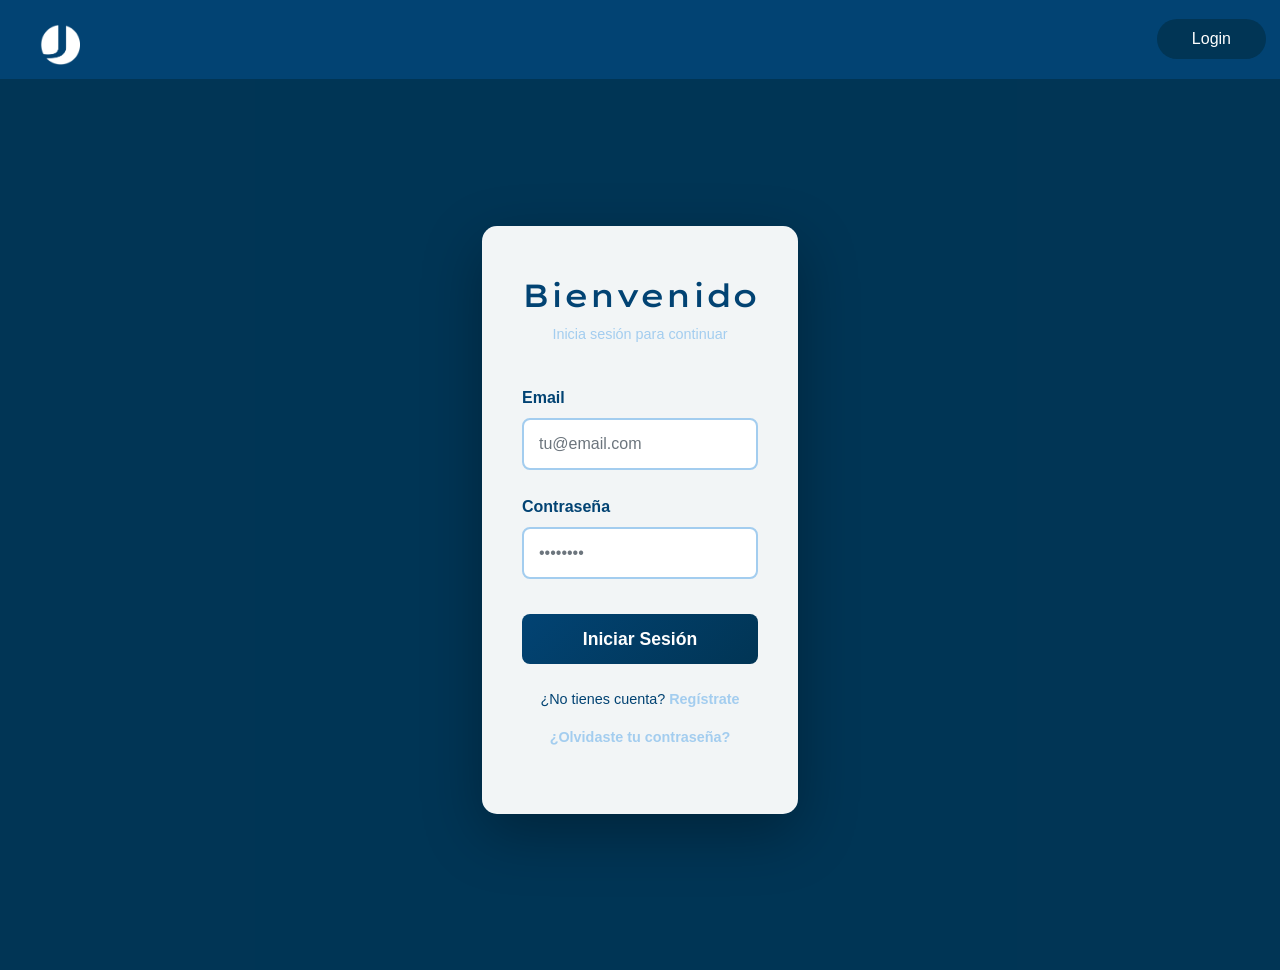
<file: login.html>
<!DOCTYPE html>
<html lang="es">

<head>
    <meta charset="UTF-8">
    <meta name="viewport" content="width=device-width, initial-scale=1.0">
    <title>Login - James.cl</title>

    <!--CSS -->
    <link href="https://fonts.googleapis.com/css?family=Lexend+Giga&display=swap" rel="stylesheet">
    <link rel="stylesheet" href="https://stackpath.bootstrapcdn.com/bootstrap/4.1.3/css/bootstrap.min.css"
        integrity="sha384-MCw98/SFnGE8fJT3GXwEOngsV7Zt27NXFoaoApmYm81iuXoPkFOJwJ8ERdknLPMO" crossorigin="anonymous">

    <link href="assets/css/style.css?v=20260308c" rel="stylesheet" type="text/css">

    <style>
        .login-container {
            display: flex;
            flex-direction: column;
            align-items: center;
            justify-content: center;
            min-height: 80vh;
            padding: 40px 20px;
        }

        .login-box {
            background: rgba(255, 255, 255, 0.95);
            border-radius: 15px;
            box-shadow: 0 20px 60px rgba(0, 0, 0, 0.3);
            padding: 50px 40px;
            width: 100%;
            max-width: 450px;
        }

        .login-title {
            font-family: 'Lexend Giga', sans-serif;
            color: #024373;
            font-size: 2em;
            text-align: center;
            margin-bottom: 10px;
        }

        .login-subtitle {
            color: #A3CDEF;
            text-align: center;
            margin-bottom: 40px;
            font-size: 0.9em;
        }

        .form-group {
            margin-bottom: 25px;
        }

        .form-group label {
            color: #024373;
            font-weight: 600;
            margin-bottom: 8px;
            display: block;
        }

        .form-control {
            border: 2px solid #A3CDEF;
            border-radius: 8px;
            padding: 12px 15px;
            font-size: 1em;
            transition: all 0.3s ease;
        }

        .form-control:focus {
            border-color: #024373;
            box-shadow: 0 0 0 0.2rem rgba(133, 221, 208, 0.25);
            outline: none;
        }

        .btn-login {
            background: linear-gradient(135deg, #024373 0%, #013555 100%);
            color: #fefefe;
            border: none;
            border-radius: 8px;
            padding: 12px 30px;
            font-size: 1.1em;
            font-weight: 600;
            width: 100%;
            cursor: pointer;
            transition: all 0.3s ease;
            margin-top: 10px;
        }

        .btn-login:hover {
            background: linear-gradient(135deg, #013555 0%, #024373 100%);
            transform: translateY(-2px);
            box-shadow: 0 5px 15px rgba(4, 65, 110, 0.4);
        }

        .btn-login:active {
            transform: translateY(0);
        }

        .login-footer {
            text-align: center;
            margin-top: 25px;
            color: #024373;
            font-size: 0.9em;
        }

        .login-footer a {
            color: #A3CDEF;
            text-decoration: none;
            font-weight: 600;
        }

        .login-footer a:hover {
            text-decoration: underline;
        }

        .supertokens-container {
            margin-top: 20px;
            padding: 20px;
            background: #f8f9fa;
            border-radius: 8px;
            border: 2px dashed #A3CDEF;
            text-align: center;
            color: #024373;
        }

        @media (max-width: 768px) {
            .login-box {
                padding: 40px 30px;
            }

            .login-title {
                font-size: 1.5em;
            }
        }
    </style>

    <!-- Global site tag (gtag.js) - Google Analytics -->
    <script async src="https://www.googletagmanager.com/gtag/js?id=UA-115455553-1"></script>
    <script>
        window.dataLayer = window.dataLayer || [];
        function gtag() { dataLayer.push(arguments); }
        gtag('js', new Date());
        gtag('config', 'UA-115455553-1');
    </script>

</head>

<body>

    <nav id="navbar">
        <div class="logo"><a href="index.html"><img src="logo_white.png" class="logo-icon" /></a></div>
        <div class="menu-toggle" id="mobile-menu">
            <span class="bar"></span>
            <span class="bar"></span>
            <span class="bar"></span>
        </div>
        <ul class="nav-section nav-list">
            <li class="link login-btn"><a href="login.html">Login</a></li>
        </ul>
    </nav>

    <main id="app">
        <section id="login">
            <div class="login-container">
                <div class="login-box">
                    <h1 class="login-title">Bienvenido</h1>
                    <p class="login-subtitle">Inicia sesión para continuar</p>

                    <form id="login-form">
                        <div class="form-group">
                            <label for="email">Email</label>
                            <input type="email" class="form-control" id="email" placeholder="tu@email.com" required>
                        </div>

                        <div class="form-group">
                            <label for="password">Contraseña</label>
                            <input type="password" class="form-control" id="password" placeholder="••••••••" required>
                        </div>

                        <button type="submit" class="btn-login">Iniciar Sesión</button>
                    </form>

                    <div class="login-footer">
                        <p>¿No tienes cuenta? <a href="#">Regístrate</a></p>
                        <p><a href="#">¿Olvidaste tu contraseña?</a></p>
                    </div>

                    <!-- <div class="supertokens-container">
                        <p><strong>🔧 Zona de integración SuperTokens</strong></p>
                        <p style="font-size: 0.85em; margin-top: 10px;">
                            Este espacio está preparado para integrar SuperTokens.<br>
                            Configura tu autenticación aquí.
                        </p>
                    </div> -->
                </div>
            </div>
        </section>
    </main>

    <!--JS Functions -->
    <script>
        document.getElementById('mobile-menu').addEventListener('click', function() {
            document.querySelector('.nav-list').classList.toggle('active');
        });

        // Placeholder para el formulario de login
        document.getElementById('login-form').addEventListener('submit', function(e) {
            e.preventDefault();
            alert('Formulario de login listo para integrar con SuperTokens');
        });
    </script>

</body>

</html>
</file>
<file: assets/css/style.css>
html,
body {
  width: 100%;
  padding: 0px;
  margin: 0px;
  background-attachment: fixed;
  background-color: #013555;
  background-image: url('https://images.unsplash.com/photo-1555881675-ac4f1a0d3d0e?q=80&w=2000');
  background-size: cover;
  background-position: center;
  background-repeat: no-repeat;
  position: relative;
  color: #fefefe;
}

html::before,
body::before {
  content: '';
  position: fixed;
  top: 0;
  left: 0;
  width: 100%;
  height: 100%;
  background: rgba(1, 53, 85, 0.75);
  backdrop-filter: blur(3px);
  -webkit-backdrop-filter: blur(3px);
  z-index: -1;
  animation: color-overlay 30s infinite;
}

@keyframes color-overlay {
  0% {
    background: rgba(1, 53, 85, 0.75);
  }

  33% {
    background: rgba(2, 67, 115, 0.75);
  }

  67% {
    background: rgba(1, 53, 85, 0.75);
  }
}

#projector {
  position: absolute;
  top: 0px;
  left: 0px;
  width: 100%;
  height: 100%;
}







main {
  position: relative;
  width: 100%;
  min-height: 100vh;
  z-index: 1;
  padding-top: 70px;
  background-color: rgba(1, 53, 85,0.85);
}

section {
  display: flex;
  align-items: center;
  justify-content: center;
  flex-direction: column;
  min-height: 100vh;
  padding: 40px;
  position: relative;
  z-index: 1;
}

section#blog {
  align-items: flex-start;
  justify-content: flex-start;
  padding-top: 100px;
}

ul {
  display: flex;
  justify-content: space-around;
  list-style: none;
  padding: 0;
  margin: 0;
}

.link {
  cursor: pointer;
}







nav {
  display: flex;
  position: fixed;
  top: 0;
  left: 0;
  right: 0;
  justify-content: space-between;
  align-items: center;
  padding: 14px;
  padding-left: 40px;
  z-index: 10000;
  color: #fefefe;
  background-color: #024373;
}

.logo {
  font-size: 1.5em;
  color: #ffffff;
}

.nav-list {
  list-style: none;
  display: flex;
  margin: 0;
  padding: 0;
  background-color: #013555;
  border-radius: 20px;
  padding-top: 8px;
  padding-bottom: 8px;
}

.nav-list li {
  margin-left: 20px;
  margin-right: 20px;
}

.nav-list li a {
  text-decoration: none;
  color: #fefefe;
  font-size: 1em;
}

.login-btn a {
  color: #013555;
  text-decoration: none;
}

.login-btn:hover a {
  color: #2da975;
}

.menu-toggle {
  display: none;
  flex-direction: column;
  cursor: pointer;
}

.menu-toggle .bar {
  width: 25px;
  height: 3px;
  background-color: #ffffff;
  margin: 3px 0;
}

@media (max-width: 768px) {
  .nav-list {
    display: none;
    flex-direction: column;
    width: 100%;
    background-color: #083b5dcc;
    position: absolute;
    top: 90px;
    left: 0;
    border-radius: 20px;
  }

  .nav-list li {
    margin: 10px 0;
    text-align: center;
  }

  .menu-toggle {
    display: flex;
  }
}

.nav-list.active {
  display: flex;
}

.logo a {
  display: inline-block;
  line-height: 0;
}

.logo-icon {
  width: 40px;
  margin-top: 10px;
  cursor: pointer;
  transition: transform 0.3s ease;
}

.logo-icon:hover {
  transform: scale(1.1);
}



.rrss-logo {
  max-width: 49px;
}

.linkedin {
  max-width: 55px;
}

.email {
  max-width: 34px;
}

.title {
  font-family: 'Lexend Giga', sans-serif;
  color: #fefefe;
  font-size: 3em;
  padding-top: 30px;
}

.dot {
  color: #A3CDEF;
}

.sub-title {
  font-family: 'Lexend Giga', sans-serif;
  color: #A3CDEF;
  font-size: 0.7em;
  padding-top: 20px;
  text-align: center;

}

.sub-title>a {
  padding-left: 5px;
  padding-right: 5px;
}

.login-btn {
  padding-left: 15px;
  padding-right: 15px;
  border-radius: 10px;
  color: #013555;
}

.login-btn:hover {
  padding-left: 15px;
  padding-right: 15px;
  border-radius: 10px;
  color: #0aac53;
}


.blog-list {
  display: flex;
  flex-direction: row;
  flex-wrap: wrap;
  align-content: flex-start;
  justify-content: space-evenly;
  align-items: baseline;
  height: 100%;
  max-width: 1200px;
}



.card>.card-body {
  color: #024373;
}

.card {
  margin: 15px;
  color: #024373;
}



.section-title {
  width: 100%;
  padding-top: 120px;
  margin-bottom: 40px;
  color: #024373;
}


.no-back {
  background-color: #ffffff00 !important;
}

#avatar {
  background-image: url('../../avatar_color.png');
  width: 200px;
  height: 200px;
  background-size: cover;
  background-position: center center;
  border-radius: 50%;
  margin: auto;
  outline: 1.5rem solid #A3CDEF;
  outline-offset: 8px;
}

.about-section {
  display: flex;
  flex-direction: column;
  justify-content: center;
  flex-wrap: nowrap;
  align-content: center;
  align-items: center;
}

.read-on-medium{
  color: #007bff;
  text-decoration: none;
  background-color: #007bff;
  -webkit-text-decoration-skip: objects;
  color: #fefefe;
  font-size: 12px;
  border-radius: 20px;
  padding: 7px 15px 7px 15px;
}

.read-on-medium:hover{
  color: #007bff;
  text-decoration: none;
  background-color: #da8315;
  -webkit-text-decoration-skip: objects;
  color: #fefefe;
  font-size: 12px;
  border-radius: 20px;
  padding: 7px 15px 7px 15px;
  cursor: pointer;
}


#footer{
  height: 20px;
  background-color: #0c6cae;
}


/* Terminal Hello World Styles */
.hello-world-container {
  display: flex;
  flex-direction: column;
  align-items: center;
  justify-content: center;
  min-height: 80vh;
  gap: 40px;
  width: 100%;
}

.terminal-window {
  background: #1e1e1e;
  border-radius: 8px;
  box-shadow: 0 20px 60px rgba(0, 0, 0, 0.5);
  width: 800px;
  max-width: 95%;
  overflow: hidden;
  font-family: 'Courier New', monospace;
}

.terminal-header {
  background: #323232;
  padding: 12px 15px;
  display: flex;
  align-items: center;
  gap: 8px;
  border-bottom: 1px solid #444;
}

.terminal-button {
  width: 12px;
  height: 12px;
  border-radius: 50%;
  display: inline-block;
}

.terminal-button.close {
  background: #ff5f56;
}

.terminal-button.minimize {
  background: #ffbd2e;
}

.terminal-button.maximize {
  background: #27c93f;
}

.terminal-title {
  margin-left: auto;
  color: #999;
  font-size: 0.85em;
}

.terminal-body {
  padding: 25px;
  background: #1e1e1e;
  color: #A3CDEF;
  font-size: 1.3em;
  line-height: 1.8;
  min-height: 350px;
  max-height: 500px;
  overflow-y: auto;
  cursor: text;
}

.terminal-line {
  display: flex;
  gap: 10px;
  margin-bottom: 10px;
  align-items: center;
}

.input-line {
  position: relative;
}

.prompt {
  color: #A3CDEF;
  font-weight: bold;
  flex-shrink: 0;
}

.command {
  color: #fefefe;
}

.terminal-output {
  color: #A3CDEF;
  margin-left: 30px;
  margin-bottom: 15px;
  font-size: 1em;
}

.terminal-error {
  color: #ff5f56;
}

.terminal-input {
  background: transparent;
  border: none;
  outline: none;
  color: #fefefe;
  font-family: 'Courier New', monospace;
  font-size: 1em;
  flex: 1;
  caret-color: #A3CDEF;
  width: 100%;
  padding: 0;
  margin: 0;
}

.terminal-input::selection {
  background: #A3CDEF;
  color: #1e1e1e;
}

.cursor {
  color: #A3CDEF;
  animation: blink 1s infinite;
}

.cursor-inline {
  color: #A3CDEF;
  animation: blink 1s infinite;
  margin-left: 2px;
}

@keyframes blink {
  0%, 50% {
    opacity: 1;
  }
  51%, 100% {
    opacity: 0;
  }
}

.typing-animation {
  overflow: hidden;
  border-right: 2px solid #A3CDEF;
  white-space: nowrap;
  animation: typing 2s steps(20) 0.5s forwards, blink-border 0.75s step-end infinite;
  width: 0;
}

@keyframes typing {
  from {
    width: 0;
  }
  to {
    width: 100%;
    border-right: none;
  }
}

@keyframes blink-border {
  50% {
    border-color: transparent;
  }
}

.fade-in-output {
  opacity: 0;
  animation: fadeIn 0.5s ease-in 2.5s forwards;
}

@keyframes fadeIn {
  from {
    opacity: 0;
  }
  to {
    opacity: 1;
  }
}

.social-links {
  display: flex;
  gap: 30px;
  align-items: center;
  justify-content: center;
}

.social-links a {
  transition: transform 0.3s ease, opacity 0.3s ease;
  opacity: 0.8;
}

.social-links a:hover {
  transform: translateY(-5px);
  opacity: 1;
}

.social-links .rrss-logo {
  width: 50px;
  height: 50px;
  filter: brightness(0) invert(1);
}

@media (max-width: 768px) {
  .terminal-window {
    width: 95%;
  }
  
  .terminal-body {
    font-size: 1em;
    padding: 15px;
    min-height: 300px;
  }
  
  .social-links {
    gap: 20px;
  }
  
  .social-links .rrss-logo {
    width: 40px;
    height: 40px;
  }
}


/* Blog Styles */
.blog-container {
  max-width: 1400px;
  width: 100%;
  padding: 20px 40px 60px 40px;
  margin: 0 auto;
}

.blog-main-title {
  font-family: 'Lexend Giga', sans-serif;
  color: #fefefe;
  font-size: 3em;
  text-align: center;
  margin-bottom: 10px;
}

.blog-subtitle {
  color: #A3CDEF;
  text-align: center;
  font-size: 1.1em;
  margin-bottom: 50px;
}

.category-filters {
  display: flex;
  justify-content: center;
  gap: 15px;
  flex-wrap: wrap;
  margin-bottom: 50px;
}

.category-btn {
  background: rgba(255, 255, 255, 0.1);
  border: 2px solid #A3CDEF;
  color: #fefefe;
  padding: 10px 25px;
  border-radius: 25px;
  font-size: 0.95em;
  cursor: pointer;
  transition: all 0.3s ease;
  backdrop-filter: blur(10px);
}

.category-btn:hover {
  background: rgba(133, 221, 208, 0.2);
  transform: translateY(-2px);
}

.category-btn.active {
  background: #A3CDEF;
  color: #024373;
  font-weight: 600;
}

.blog-grid {
  display: grid;
  grid-template-columns: repeat(auto-fill, minmax(350px, 1fr));
  gap: 30px;
}

.blog-card {
  background: rgba(255, 255, 255, 0.95);
  border-radius: 15px;
  overflow: hidden;
  box-shadow: 0 10px 30px rgba(0, 0, 0, 0.3);
  transition: all 0.3s ease;
  display: flex;
  flex-direction: column;
  opacity: 1;
  transform: translateY(0);
}

.blog-card:hover {
  transform: translateY(-5px);
  box-shadow: 0 15px 40px rgba(0, 0, 0, 0.4);
}

.blog-card-header {
  padding: 20px;
  background: linear-gradient(135deg, #024373 0%, #013555 100%);
}

.blog-card-header.enterprise-architecture {
  background: linear-gradient(135deg, #667eea 0%, #764ba2 100%);
}

.blog-card-header.software-engineering {
  background: linear-gradient(135deg, #f093fb 0%, #f5576c 100%);
}

.blog-card-header.data-platform {
  background: linear-gradient(135deg, #4facfe 0%, #00f2fe 100%);
}

.blog-card-header.personal {
  background: linear-gradient(135deg, #43e97b 0%, #38f9d7 100%);
}

.category-badge {
  color: #fefefe;
  font-size: 0.85em;
  font-weight: 600;
  text-transform: uppercase;
  letter-spacing: 1px;
}

.blog-card-body {
  padding: 25px;
  flex: 1;
  display: flex;
  flex-direction: column;
}

.blog-card-title {
  color: #024373;
  font-size: 1.4em;
  font-weight: 700;
  margin-bottom: 15px;
  line-height: 1.3;
}

.blog-card-excerpt {
  color: #024373;
  font-size: 0.95em;
  line-height: 1.6;
  margin-bottom: 20px;
  flex: 1;
}

.blog-card-meta {
  display: flex;
  gap: 20px;
  font-size: 0.85em;
  color: #666;
  margin-top: auto;
}

.blog-date,
.blog-read-time {
  display: flex;
  align-items: center;
  gap: 5px;
}

.blog-card-footer {
  padding: 20px 25px;
  border-top: 1px solid #e0e0e0;
}

.blog-read-more {
  color: #024373;
  text-decoration: none;
  font-weight: 600;
  transition: all 0.3s ease;
  display: inline-flex;
  align-items: center;
  gap: 5px;
}

.blog-read-more:hover {
  color: #A3CDEF;
  gap: 10px;
}

.quote-card {
  background: linear-gradient(135deg, rgba(133, 221, 208, 0.2) 0%, rgba(4, 65, 110, 0.2) 100%);
  backdrop-filter: blur(10px);
  border: 2px solid rgba(133, 221, 208, 0.3);
  justify-content: center;
  align-items: center;
  padding: 40px;
}

.quote-content blockquote {
  margin: 0;
  text-align: center;
}

.quote-content blockquote p {
  color: #fefefe;
  font-size: 1.3em;
  font-style: italic;
  line-height: 1.6;
  margin-bottom: 15px;
}

.quote-content blockquote footer {
  color: #A3CDEF;
  font-size: 0.9em;
  font-weight: 600;
}

@media (max-width: 768px) {
  .blog-container {
    padding: 40px 20px;
  }

  .blog-main-title {
    font-size: 2em;
  }

  .blog-subtitle {
    font-size: 0.95em;
  }

  .blog-grid {
    grid-template-columns: 1fr;
    gap: 20px;
  }

  .category-filters {
    gap: 10px;
  }

  .category-btn {
    padding: 8px 18px;
    font-size: 0.85em;
  }
}
</file>
